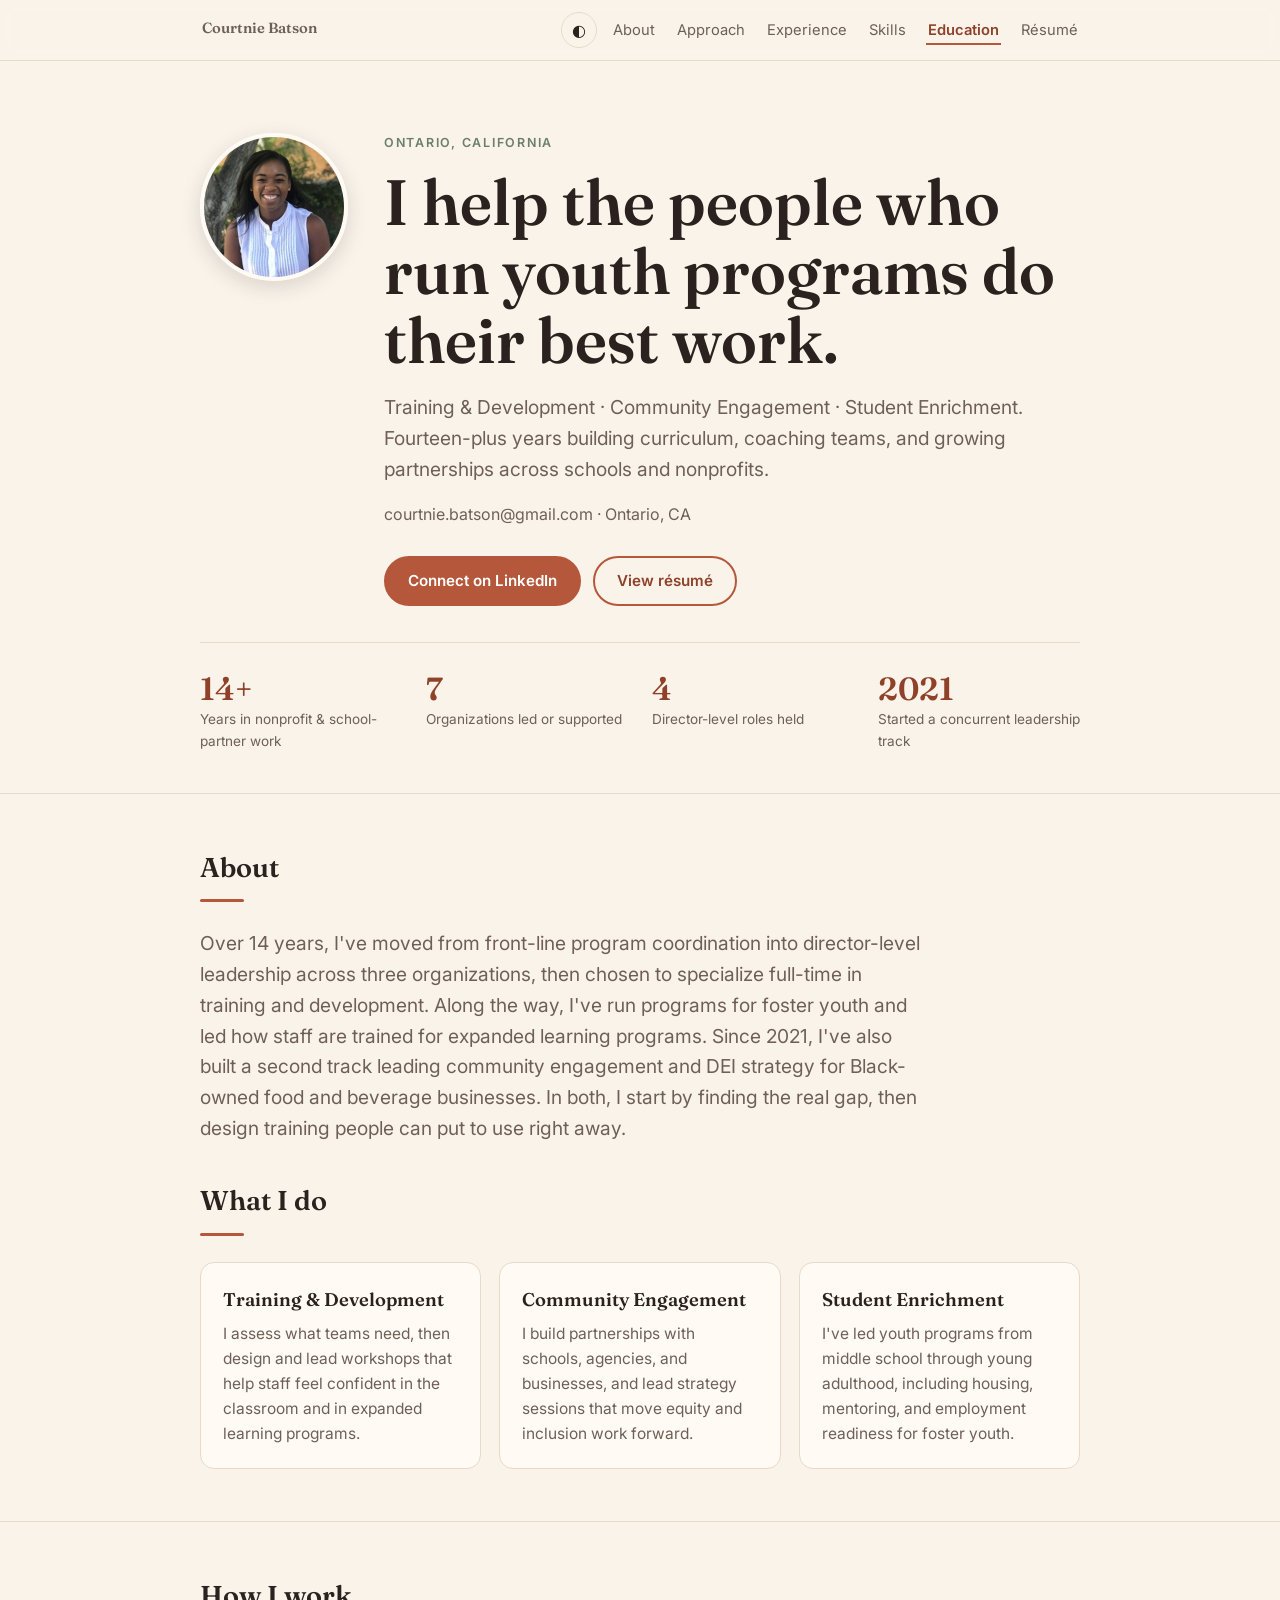
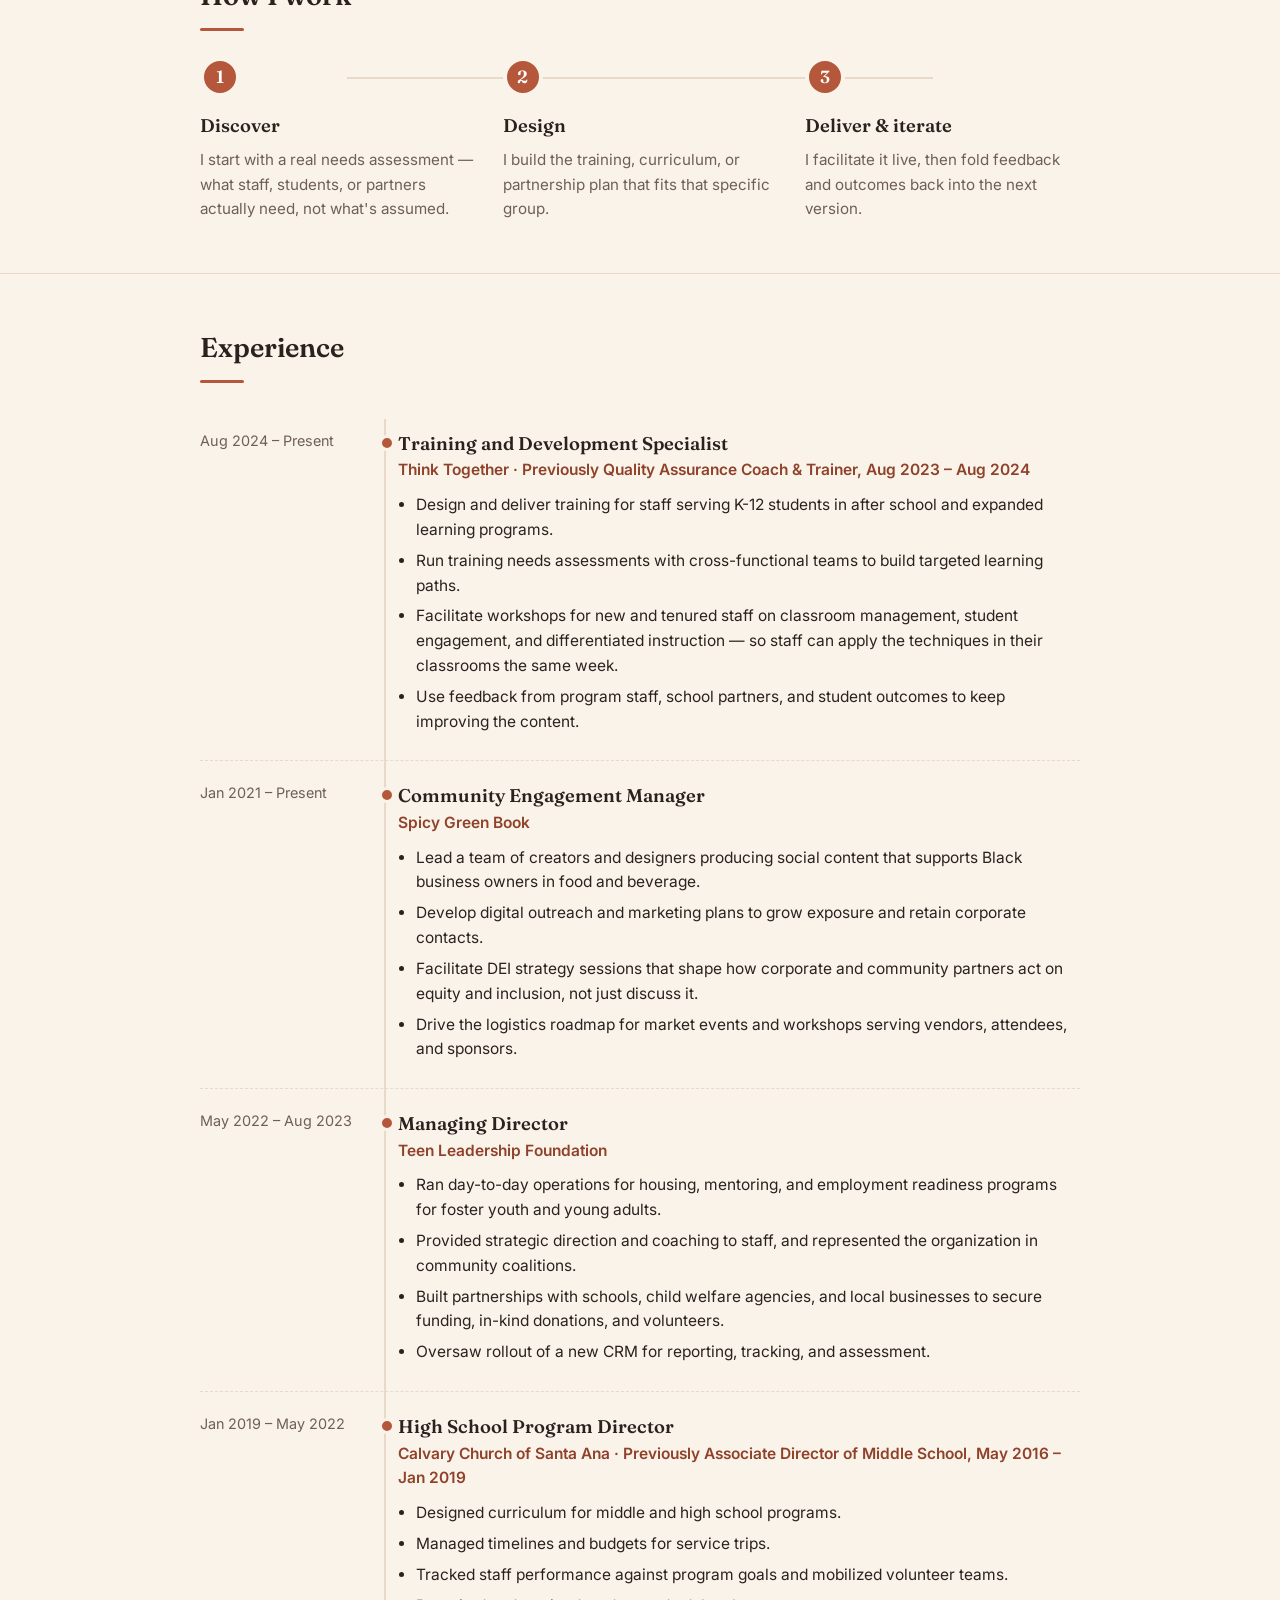
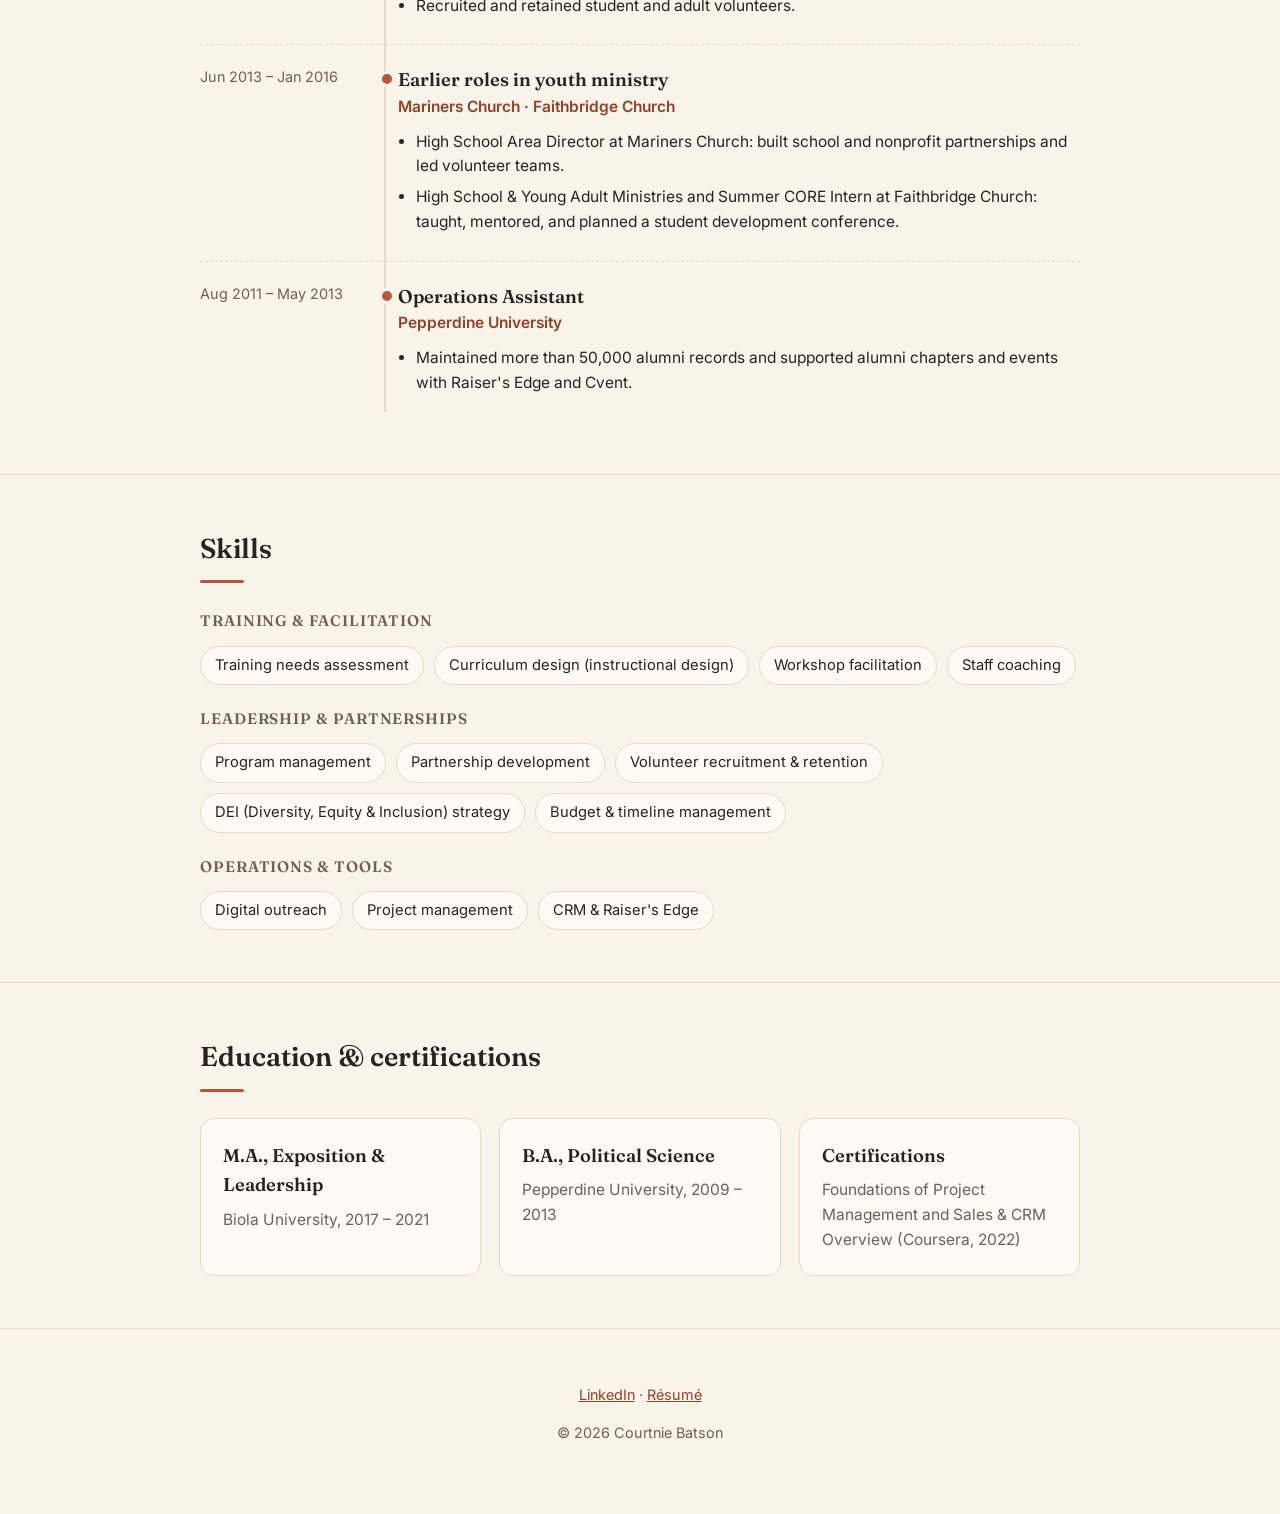
<file: index.html>
<!doctype html>
<html lang="en">
<head>
  <meta charset="utf-8">
  <meta name="viewport" content="width=device-width, initial-scale=1">
  <title>Courtnie Batson | Training &amp; Development · Community Engagement</title>
  <meta name="description" content="Courtnie Batson: training and development, community engagement, and student enrichment leader with 14+ years in nonprofit and youth-serving organizations.">
  <meta property="og:title" content="Courtnie Batson">
  <meta property="og:description" content="Training & Development · Community Engagement · Student Enrichment">
  <link rel="preconnect" href="https://fonts.googleapis.com">
  <link rel="preconnect" href="https://fonts.gstatic.com" crossorigin>
  <link href="https://fonts.googleapis.com/css2?family=Fraunces:wght@500;600&family=Inter:wght@400;500;600&display=swap" rel="stylesheet">
  <link rel="stylesheet" href="style.css">
  <link rel="icon" href="data:image/svg+xml,%3Csvg xmlns='http://www.w3.org/2000/svg' viewBox='0 0 100 100'%3E%3Crect width='100' height='100' rx='22' fill='%23b5573a'/%3E%3Ctext x='50' y='70' font-size='58' font-family='Georgia,serif' fill='white' text-anchor='middle'%3EC%3C/text%3E%3C/svg%3E">
  <meta name="theme-color" content="#b5573a">
</head>
<body>
  <a class="skip-link" href="#top">Skip to content</a>
  <div class="progress-bar" aria-hidden="true"></div>
  <header class="nav">
    <div class="wrap">
      <a class="brand" href="#top">Courtnie Batson</a>
      <nav>
        <button class="theme-toggle" aria-label="Toggle dark mode" title="Toggle dark mode">◐</button>
        <button class="nav-toggle" aria-expanded="false" aria-controls="nav-menu" aria-label="Toggle menu">
          <span></span><span></span><span></span>
        </button>
        <ul id="nav-menu">
          <li><a href="#about">About</a></li>
          <li><a href="#approach">Approach</a></li>
          <li><a href="#experience">Experience</a></li>
          <li><a href="#skills">Skills</a></li>
          <li><a href="#education">Education</a></li>
          <li><a href="resume.html">Résumé</a></li>
        </ul>
      </nav>
    </div>
  </header>

  <main id="top">
    <div class="wrap hero">
      <div class="hero-row">
        <img class="avatar" src="headshot.jpg" alt="Portrait of Courtnie Batson">
        <div class="hero-text">
          <p class="eyebrow">Ontario, California</p>
          <h1>I help the people who run youth programs do their best work.</h1>
          <p class="lede">Training &amp; Development · Community Engagement · Student Enrichment. Fourteen-plus years building curriculum, coaching teams, and growing partnerships across schools and nonprofits.</p>
          <p class="lede" style="font-size:1rem;margin-top:-10px;">courtnie.batson@gmail.com · Ontario, CA</p>
          <div class="btns">
            <a class="btn primary" href="https://www.linkedin.com/in/courtnie-batson/">Connect on LinkedIn</a>
            <a class="btn ghost" href="resume.html">View résumé</a>
          </div>
        </div>
      </div>
      <div class="stats" data-reveal>
        <div class="stat"><span class="stat-num">14+</span><span class="stat-label">Years in nonprofit &amp; school-partner work</span></div>
        <div class="stat"><span class="stat-num">7</span><span class="stat-label">Organizations led or supported</span></div>
        <div class="stat"><span class="stat-num">4</span><span class="stat-label">Director-level roles held</span></div>
        <div class="stat"><span class="stat-num">2021</span><span class="stat-label">Started a concurrent leadership track</span></div>
      </div>
    </div>

    <section id="about">
      <div class="wrap">
        <h2>About</h2>
        <p class="lede" style="max-width:720px;" data-reveal>Over 14 years, I've moved from front-line program coordination into director-level leadership across three organizations, then chosen to specialize full-time in training and development. Along the way, I've run programs for foster youth and led how staff are trained for expanded learning programs. Since 2021, I've also built a second track leading community engagement and DEI strategy for Black-owned food and beverage businesses. In both, I start by finding the real gap, then design training people can put to use right away.</p>
        <h2 style="margin-top:36px;">What I do</h2>
        <div class="pillars">
          <div class="card" data-reveal style="--i:0">
            <h3>Training &amp; Development</h3>
            <p>I assess what teams need, then design and lead workshops that help staff feel confident in the classroom and in expanded learning programs.</p>
          </div>
          <div class="card" data-reveal style="--i:1">
            <h3>Community Engagement</h3>
            <p>I build partnerships with schools, agencies, and businesses, and lead strategy sessions that move equity and inclusion work forward.</p>
          </div>
          <div class="card" data-reveal style="--i:2">
            <h3>Student Enrichment</h3>
            <p>I've led youth programs from middle school through young adulthood, including housing, mentoring, and employment readiness for foster youth.</p>
          </div>
        </div>
      </div>
    </section>

    <section id="approach">
      <div class="wrap">
        <h2>How I work</h2>
        <div class="process" data-reveal>
          <div class="step" style="--i:0">
            <span class="step-num">1</span>
            <h3>Discover</h3>
            <p>I start with a real needs assessment — what staff, students, or partners actually need, not what's assumed.</p>
          </div>
          <div class="step" style="--i:1">
            <span class="step-num">2</span>
            <h3>Design</h3>
            <p>I build the training, curriculum, or partnership plan that fits that specific group.</p>
          </div>
          <div class="step" style="--i:2">
            <span class="step-num">3</span>
            <h3>Deliver &amp; iterate</h3>
            <p>I facilitate it live, then fold feedback and outcomes back into the next version.</p>
          </div>
        </div>
      </div>
    </section>

    <section id="experience">
      <div class="wrap">
        <h2>Experience</h2>

        <div class="timeline" data-reveal>
        <article class="job">
          <div class="when">Aug 2024 – Present</div>
          <div>
            <h3>Training and Development Specialist</h3>
            <div class="org">Think Together · Previously Quality Assurance Coach &amp; Trainer, Aug 2023 – Aug 2024</div>
            <ul>
              <li>Design and deliver training for staff serving K-12 students in after school and expanded learning programs.</li>
              <li>Run training needs assessments with cross-functional teams to build targeted learning paths.</li>
              <li>Facilitate workshops for new and tenured staff on classroom management, student engagement, and differentiated instruction — so staff can apply the techniques in their classrooms the same week.</li>
              <li>Use feedback from program staff, school partners, and student outcomes to keep improving the content.</li>
            </ul>
          </div>
        </article>

        <article class="job">
          <div class="when">Jan 2021 – Present</div>
          <div>
            <h3>Community Engagement Manager</h3>
            <div class="org">Spicy Green Book</div>
            <ul>
              <li>Lead a team of creators and designers producing social content that supports Black business owners in food and beverage.</li>
              <li>Develop digital outreach and marketing plans to grow exposure and retain corporate contacts.</li>
              <li>Facilitate DEI strategy sessions that shape how corporate and community partners act on equity and inclusion, not just discuss it.</li>
              <li>Drive the logistics roadmap for market events and workshops serving vendors, attendees, and sponsors.</li>
            </ul>
          </div>
        </article>

        <article class="job">
          <div class="when">May 2022 – Aug 2023</div>
          <div>
            <h3>Managing Director</h3>
            <div class="org">Teen Leadership Foundation</div>
            <ul>
              <li>Ran day-to-day operations for housing, mentoring, and employment readiness programs for foster youth and young adults.</li>
              <li>Provided strategic direction and coaching to staff, and represented the organization in community coalitions.</li>
              <li>Built partnerships with schools, child welfare agencies, and local businesses to secure funding, in-kind donations, and volunteers.</li>
              <li>Oversaw rollout of a new CRM for reporting, tracking, and assessment.</li>
            </ul>
          </div>
        </article>

        <article class="job">
          <div class="when">Jan 2019 – May 2022</div>
          <div>
            <h3>High School Program Director</h3>
            <div class="org">Calvary Church of Santa Ana · Previously Associate Director of Middle School, May 2016 – Jan 2019</div>
            <ul>
              <li>Designed curriculum for middle and high school programs.</li>
              <li>Managed timelines and budgets for service trips.</li>
              <li>Tracked staff performance against program goals and mobilized volunteer teams.</li>
              <li>Recruited and retained student and adult volunteers.</li>
            </ul>
          </div>
        </article>

        <article class="job">
          <div class="when">Jun 2013 – Jan 2016</div>
          <div>
            <h3>Earlier roles in youth ministry</h3>
            <div class="org">Mariners Church · Faithbridge Church</div>
            <ul>
              <li>High School Area Director at Mariners Church: built school and nonprofit partnerships and led volunteer teams.</li>
              <li>High School &amp; Young Adult Ministries and Summer CORE Intern at Faithbridge Church: taught, mentored, and planned a student development conference.</li>
            </ul>
          </div>
        </article>

        <article class="job">
          <div class="when">Aug 2011 – May 2013</div>
          <div>
            <h3>Operations Assistant</h3>
            <div class="org">Pepperdine University</div>
            <ul>
              <li>Maintained more than 50,000 alumni records and supported alumni chapters and events with Raiser's Edge and Cvent.</li>
            </ul>
          </div>
        </article>
        </div>
      </div>
    </section>

    <section id="skills">
      <div class="wrap">
        <h2>Skills</h2>
        <div class="skill-group" data-reveal style="--i:0">
          <h3>Training &amp; Facilitation</h3>
          <ul class="tags">
            <li>Training needs assessment</li>
            <li>Curriculum design (instructional design)</li>
            <li>Workshop facilitation</li>
            <li>Staff coaching</li>
          </ul>
        </div>
        <div class="skill-group" data-reveal style="--i:1">
          <h3>Leadership &amp; Partnerships</h3>
          <ul class="tags">
            <li>Program management</li>
            <li>Partnership development</li>
            <li>Volunteer recruitment &amp; retention</li>
            <li>DEI (Diversity, Equity &amp; Inclusion) strategy</li>
            <li>Budget &amp; timeline management</li>
          </ul>
        </div>
        <div class="skill-group" data-reveal style="--i:2">
          <h3>Operations &amp; Tools</h3>
          <ul class="tags">
            <li>Digital outreach</li>
            <li>Project management</li>
            <li>CRM &amp; Raiser's Edge</li>
          </ul>
        </div>
      </div>
    </section>

    <section id="education">
      <div class="wrap">
        <h2>Education &amp; certifications</h2>
        <div class="edu">
          <div class="card" data-reveal style="--i:0">
            <h3>M.A., Exposition &amp; Leadership</h3>
            <p>Biola University, 2017 – 2021</p>
          </div>
          <div class="card" data-reveal style="--i:1">
            <h3>B.A., Political Science</h3>
            <p>Pepperdine University, 2009 – 2013</p>
          </div>
          <div class="card" data-reveal style="--i:2">
            <h3>Certifications</h3>
            <p>Foundations of Project Management and Sales &amp; CRM Overview (Coursera, 2022)</p>
          </div>
        </div>
      </div>
    </section>
  </main>

  <footer>
    <div class="wrap">
      <p><a href="https://www.linkedin.com/in/courtnie-batson/">LinkedIn</a> · <a href="resume.html">Résumé</a></p>
      <p>© 2026 Courtnie Batson</p>
    </div>
  </footer>

  <button class="to-top" aria-label="Back to top" title="Back to top">↑</button>
  <script src="app.js" defer></script>
</body>
</html>
</file>
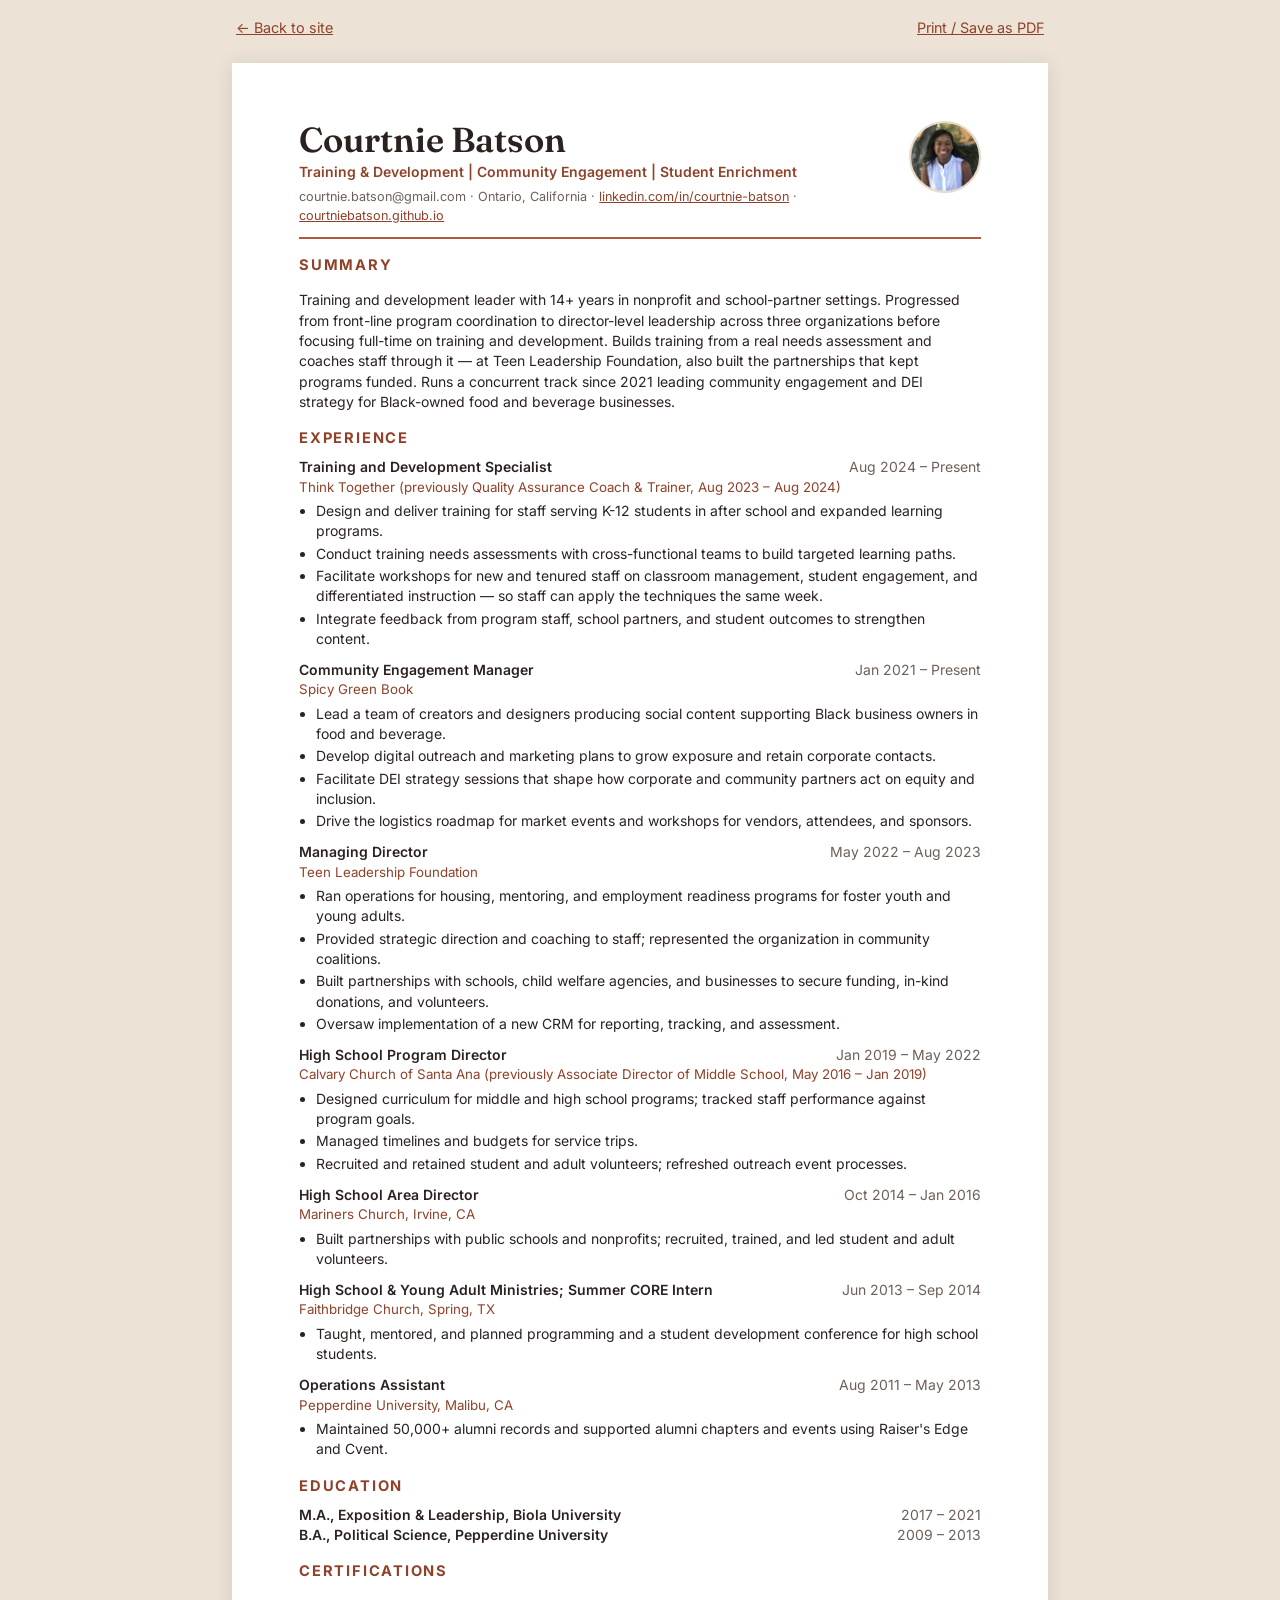
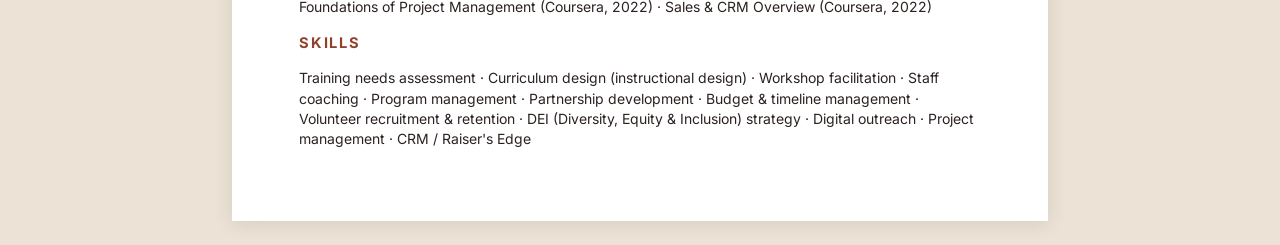
<file: resume.html>
<!doctype html>
<html lang="en">
<head>
  <meta charset="utf-8">
  <meta name="viewport" content="width=device-width, initial-scale=1">
  <title>Courtnie Batson | Résumé</title>
  <meta name="description" content="Résumé of Courtnie Batson: Training & Development, Community Engagement, Student Enrichment.">
  <link rel="preconnect" href="https://fonts.googleapis.com">
  <link rel="preconnect" href="https://fonts.gstatic.com" crossorigin>
  <link href="https://fonts.googleapis.com/css2?family=Fraunces:wght@500;600&family=Inter:wght@400;500;600;700&display=swap" rel="stylesheet">
  <link rel="stylesheet" href="style.css">
  <link rel="icon" href="data:image/svg+xml,%3Csvg xmlns='http://www.w3.org/2000/svg' viewBox='0 0 100 100'%3E%3Crect width='100' height='100' rx='22' fill='%23b5573a'/%3E%3Ctext x='50' y='70' font-size='58' font-family='Georgia,serif' fill='white' text-anchor='middle'%3EC%3C/text%3E%3C/svg%3E">
  <meta name="theme-color" content="#b5573a">
</head>
<body class="resume">
  <div class="toolbar">
    <a href="index.html">← Back to site</a>
    <a href="#" onclick="window.print();return false;">Print / Save as PDF</a>
  </div>

  <main class="sheet">
    <img class="resume-avatar" src="headshot.jpg" alt="Portrait of Courtnie Batson">
    <h1>Courtnie Batson</h1>
    <p class="headline">Training &amp; Development | Community Engagement | Student Enrichment</p>
    <p class="contact">courtnie.batson@gmail.com · Ontario, California · <a href="https://www.linkedin.com/in/courtnie-batson/">linkedin.com/in/courtnie-batson</a> · <a href="https://courtniebatson.github.io">courtniebatson.github.io</a></p>

    <h2>Summary</h2>
    <p>Training and development leader with 14+ years in nonprofit and school-partner settings. Progressed from front-line program coordination to director-level leadership across three organizations before focusing full-time on training and development. Builds training from a real needs assessment and coaches staff through it — at Teen Leadership Foundation, also built the partnerships that kept programs funded. Runs a concurrent track since 2021 leading community engagement and DEI strategy for Black-owned food and beverage businesses.</p>

    <h2>Experience</h2>

    <div class="rjob">
      <div class="rhead"><span>Training and Development Specialist</span><span>Aug 2024 – Present</span></div>
      <div class="rorg">Think Together (previously Quality Assurance Coach &amp; Trainer, Aug 2023 – Aug 2024)</div>
      <ul>
        <li>Design and deliver training for staff serving K-12 students in after school and expanded learning programs.</li>
        <li>Conduct training needs assessments with cross-functional teams to build targeted learning paths.</li>
        <li>Facilitate workshops for new and tenured staff on classroom management, student engagement, and differentiated instruction — so staff can apply the techniques the same week.</li>
        <li>Integrate feedback from program staff, school partners, and student outcomes to strengthen content.</li>
      </ul>
    </div>

    <div class="rjob">
      <div class="rhead"><span>Community Engagement Manager</span><span>Jan 2021 – Present</span></div>
      <div class="rorg">Spicy Green Book</div>
      <ul>
        <li>Lead a team of creators and designers producing social content supporting Black business owners in food and beverage.</li>
        <li>Develop digital outreach and marketing plans to grow exposure and retain corporate contacts.</li>
        <li>Facilitate DEI strategy sessions that shape how corporate and community partners act on equity and inclusion.</li>
        <li>Drive the logistics roadmap for market events and workshops for vendors, attendees, and sponsors.</li>
      </ul>
    </div>

    <div class="rjob">
      <div class="rhead"><span>Managing Director</span><span>May 2022 – Aug 2023</span></div>
      <div class="rorg">Teen Leadership Foundation</div>
      <ul>
        <li>Ran operations for housing, mentoring, and employment readiness programs for foster youth and young adults.</li>
        <li>Provided strategic direction and coaching to staff; represented the organization in community coalitions.</li>
        <li>Built partnerships with schools, child welfare agencies, and businesses to secure funding, in-kind donations, and volunteers.</li>
        <li>Oversaw implementation of a new CRM for reporting, tracking, and assessment.</li>
      </ul>
    </div>

    <div class="rjob">
      <div class="rhead"><span>High School Program Director</span><span>Jan 2019 – May 2022</span></div>
      <div class="rorg">Calvary Church of Santa Ana (previously Associate Director of Middle School, May 2016 – Jan 2019)</div>
      <ul>
        <li>Designed curriculum for middle and high school programs; tracked staff performance against program goals.</li>
        <li>Managed timelines and budgets for service trips.</li>
        <li>Recruited and retained student and adult volunteers; refreshed outreach event processes.</li>
      </ul>
    </div>

    <div class="rjob">
      <div class="rhead"><span>High School Area Director</span><span>Oct 2014 – Jan 2016</span></div>
      <div class="rorg">Mariners Church, Irvine, CA</div>
      <ul>
        <li>Built partnerships with public schools and nonprofits; recruited, trained, and led student and adult volunteers.</li>
      </ul>
    </div>

    <div class="rjob">
      <div class="rhead"><span>High School &amp; Young Adult Ministries; Summer CORE Intern</span><span>Jun 2013 – Sep 2014</span></div>
      <div class="rorg">Faithbridge Church, Spring, TX</div>
      <ul>
        <li>Taught, mentored, and planned programming and a student development conference for high school students.</li>
      </ul>
    </div>

    <div class="rjob">
      <div class="rhead"><span>Operations Assistant</span><span>Aug 2011 – May 2013</span></div>
      <div class="rorg">Pepperdine University, Malibu, CA</div>
      <ul>
        <li>Maintained 50,000+ alumni records and supported alumni chapters and events using Raiser's Edge and Cvent.</li>
      </ul>
    </div>

    <h2>Education</h2>
    <div class="rjob">
      <div class="rhead"><span>M.A., Exposition &amp; Leadership, Biola University</span><span>2017 – 2021</span></div>
      <div class="rhead"><span>B.A., Political Science, Pepperdine University</span><span>2009 – 2013</span></div>
    </div>

    <h2>Certifications</h2>
    <p>Foundations of Project Management (Coursera, 2022) · Sales &amp; CRM Overview (Coursera, 2022)</p>

    <h2>Skills</h2>
    <p class="skills">Training needs assessment · Curriculum design (instructional design) · Workshop facilitation · Staff coaching · Program management · Partnership development · Budget &amp; timeline management · Volunteer recruitment &amp; retention · DEI (Diversity, Equity &amp; Inclusion) strategy · Digital outreach · Project management · CRM / Raiser's Edge</p>
  </main>
</body>
</html>
</file>
<file: style.css>
:root {
  --cream: #faf3ea;
  --paper: #fffaf4;
  --terracotta: #b5573a;
  --terracotta-dark: #8f4229;
  --sage: #6b7f6a;
  --ink: #2b2220;
  --muted: #6e6059;
  --line: #e8d9c8;
  --serif: "Fraunces", Georgia, "Times New Roman", serif;
  --sans: "Inter", system-ui, -apple-system, "Segoe UI", sans-serif;
  --cream-rgb: 250, 243, 234;
  color-scheme: light;
}
@media (prefers-color-scheme: dark) {
  /* data-theme is set on <html>, not <body> — must check it there, or the
     light-mode override (toggling back to light while the OS prefers dark)
     silently does nothing. :not(.resume) — the résumé's printable sheet
     hardcodes white paper; letting it pick up dark ink-on-cream vars would
     make the text unreadable. */
  html:not([data-theme="light"]) body:not(.resume) {
    --cream: #1d1815; --paper: #262019; --ink: #f2ebe3; --muted: #b7a99b;
    --line: #3c332b; --terracotta: #e2886a; --terracotta-dark: #efa488; --sage: #9bb598;
    --cream-rgb: 29, 24, 21;
    color-scheme: dark;
  }
}
:root[data-theme="dark"] {
  --cream: #1d1815; --paper: #262019; --ink: #f2ebe3; --muted: #b7a99b;
  --line: #3c332b; --terracotta: #e2886a; --terracotta-dark: #efa488; --sage: #9bb598;
  --cream-rgb: 29, 24, 21;
  color-scheme: dark;
}
.theme-toggle { background: none; border: 1px solid var(--line); border-radius: 999px; width: 36px; height: 36px; cursor: pointer; display: flex; align-items: center; justify-content: center; font-size: 1rem; color: var(--ink); }
.theme-toggle:hover { border-color: var(--terracotta); }

* { box-sizing: border-box; }
html { scroll-behavior: smooth; }
body {
  margin: 0;
  background: var(--cream);
  color: var(--ink);
  font-family: var(--sans);
  line-height: 1.6;
  -webkit-font-smoothing: antialiased;
  transition: background-color .2s ease, color .2s ease;
}
a { color: var(--terracotta-dark); }
a:hover { color: var(--terracotta); }
.wrap { max-width: 920px; margin: 0 auto; padding: 0 20px; }

.skip-link { position: absolute; left: -9999px; top: 0; background: var(--terracotta); color: #fff; padding: 10px 18px; border-radius: 0 0 8px 0; z-index: 200; text-decoration: none; font-size: 0.9rem; }
.skip-link:focus { left: 0; }

/* Scroll progress */
.progress-bar { position: fixed; top: 0; left: 0; height: 3px; width: 0%; background: var(--terracotta); z-index: 60; }

/* Nav */
.nav { position: sticky; top: 0; background: rgba(var(--cream-rgb), 0.92); backdrop-filter: blur(6px); border-bottom: 1px solid var(--line); z-index: 50; transition: background-color .2s ease; }
.nav .wrap { display: flex; justify-content: space-between; align-items: center; padding-top: 12px; padding-bottom: 12px; gap: 12px; }
.nav nav { display: flex; align-items: center; gap: 14px; }
.brand { font-family: var(--serif); font-weight: 600; text-decoration: none; color: var(--ink); }
.nav ul { list-style: none; display: flex; gap: 18px; margin: 0; padding: 0; flex-wrap: wrap; }
.nav a { text-decoration: none; font-size: 0.92rem; color: var(--muted); padding: 4px 2px; border-bottom: 2px solid transparent; transition: color .15s ease, border-color .15s ease; }
.nav a:hover { color: var(--terracotta); }
.nav a.active { color: var(--terracotta-dark); border-color: var(--terracotta); font-weight: 600; }
.nav-toggle { display: none; flex-direction: column; justify-content: center; gap: 5px; width: 36px; height: 36px; background: none; border: none; cursor: pointer; padding: 0; }
.nav-toggle span { display: block; width: 22px; height: 2px; background: var(--ink); border-radius: 1px; transition: transform .2s ease, opacity .2s ease; }
.nav-toggle[aria-expanded="true"] span:nth-child(1) { transform: translateY(7px) rotate(45deg); }
.nav-toggle[aria-expanded="true"] span:nth-child(2) { opacity: 0; }
.nav-toggle[aria-expanded="true"] span:nth-child(3) { transform: translateY(-7px) rotate(-45deg); }

/* Scroll-reveal (progressive enhancement; see app.js for .motion-ok) */
[data-reveal] { opacity: 1; transform: none; }
.motion-ok [data-reveal] {
  opacity: 0; transform: translateY(16px);
  transition: opacity .6s ease, transform .6s ease;
  transition-delay: calc(var(--i, 0) * 70ms);
}
.motion-ok [data-reveal].in-view { opacity: 1; transform: none; }

/* Back to top */
.to-top { position: fixed; right: 20px; bottom: 20px; width: 44px; height: 44px; border-radius: 50%; background: var(--terracotta); color: #fff; border: none; display: flex; align-items: center; justify-content: center; font-size: 1.1rem; cursor: pointer; box-shadow: 0 4px 14px rgba(43,34,32,.25); opacity: 0; pointer-events: none; transition: opacity .2s ease, transform .2s ease; z-index: 40; }
.to-top.visible { opacity: 1; pointer-events: auto; }
.to-top:hover { transform: translateY(-2px); background: var(--terracotta-dark); }

/* Hero */
.hero { padding-top: 72px; padding-bottom: 40px; }
.hero-row { display: flex; align-items: flex-start; gap: 36px; flex-wrap: wrap; }
.hero-text { flex: 1 1 420px; min-width: 0; }
.avatar { width: 148px; height: 148px; border-radius: 50%; object-fit: cover; border: 4px solid var(--paper); box-shadow: 0 6px 20px rgba(43, 34, 32, 0.15); flex-shrink: 0; }
.resume-avatar { width: 72px; height: 72px; border-radius: 50%; object-fit: cover; float: right; margin-left: 14px; border: 2px solid var(--line); }

.motion-ok .avatar,
.motion-ok .hero-text > * { opacity: 0; animation: heroUp .7s ease forwards; }
.motion-ok .avatar { animation-delay: .05s; }
.motion-ok .hero-text > *:nth-child(1) { animation-delay: .12s; }
.motion-ok .hero-text > *:nth-child(2) { animation-delay: .2s; }
.motion-ok .hero-text > *:nth-child(3) { animation-delay: .28s; }
.motion-ok .hero-text > *:nth-child(4) { animation-delay: .34s; }
.motion-ok .hero-text > *:nth-child(5) { animation-delay: .4s; }
@keyframes heroUp { from { opacity: 0; transform: translateY(14px); } to { opacity: 1; transform: none; } }

/* Stats strip */
.stats { display: grid; grid-template-columns: repeat(auto-fit, minmax(150px, 1fr)); gap: 18px 24px; margin-top: 36px; padding-top: 30px; border-top: 1px solid var(--line); }
.stat-num { display: block; font-family: var(--serif); font-size: 2rem; font-weight: 600; color: var(--terracotta-dark); line-height: 1; }
.stat-label { font-size: 0.85rem; color: var(--muted); margin-top: 4px; display: block; }
.eyebrow { text-transform: uppercase; letter-spacing: 0.14em; font-size: 0.78rem; color: var(--sage); font-weight: 600; margin: 0 0 14px; }
h1 { font-family: var(--serif); font-size: clamp(2.4rem, 7vw, 4rem); line-height: 1.08; margin: 0 0 18px; font-weight: 600; }
.lede { font-size: 1.2rem; max-width: 640px; color: var(--muted); margin: 0 0 28px; }
.btns { display: flex; gap: 12px; flex-wrap: wrap; }
.btn { display: inline-block; padding: 11px 22px; border-radius: 999px; text-decoration: none; font-weight: 600; font-size: 0.95rem; border: 2px solid var(--terracotta); }
.btn.primary { background: var(--terracotta); color: #fff; }
.btn.primary:hover { background: var(--terracotta-dark); border-color: var(--terracotta-dark); color: #fff; }
.btn.ghost { color: var(--terracotta-dark); }
.btn.ghost:hover { background: var(--terracotta); color: #fff; }

/* Sections */
section { padding: 52px 0; border-top: 1px solid var(--line); }
h2 { font-family: var(--serif); font-size: 1.7rem; margin: 0 0 26px; font-weight: 600; }
h2::after { content: ""; display: block; width: 44px; height: 3px; background: var(--terracotta); margin-top: 10px; border-radius: 2px; }
h3 { font-family: var(--serif); font-size: 1.15rem; margin: 0; font-weight: 600; }

.pillars { display: grid; grid-template-columns: repeat(auto-fit, minmax(240px, 1fr)); gap: 18px; }
.card { background: var(--paper); border: 1px solid var(--line); border-radius: 14px; padding: 22px; }
.card p { margin: 8px 0 0; color: var(--muted); font-size: 0.97rem; }

/* Timeline */
.timeline { position: relative; }
.timeline::before { content: ""; position: absolute; left: 184px; top: 10px; bottom: 10px; width: 2px; background: var(--line); }
.job { display: grid; grid-template-columns: 170px 1fr; gap: 8px 28px; padding: 20px 0; border-bottom: 1px dashed var(--line); position: relative; transition: transform .2s ease; }
.job:last-child { border-bottom: 0; }
.job::before { content: ""; position: absolute; left: 179px; top: 26px; width: 10px; height: 10px; border-radius: 50%; background: var(--terracotta); border: 3px solid var(--cream); z-index: 2; }
.job:hover { transform: translateX(2px); }
.job:hover .when { color: var(--terracotta-dark); }
.when { color: var(--muted); font-size: 0.9rem; transition: color .15s ease; }
.org { color: var(--terracotta-dark); font-weight: 600; font-size: 0.97rem; }
.job ul { margin: 10px 0 0; padding-left: 18px; }
.job li { margin-bottom: 6px; font-size: 0.97rem; }

.process { display: grid; grid-template-columns: repeat(3, 1fr); gap: 28px; position: relative; }
.process::before { content: ""; position: absolute; top: 20px; left: calc(100% / 6); right: calc(100% / 6); height: 2px; background: var(--line); z-index: 0; }
.step { position: relative; z-index: 1; }
.step-num { display: flex; align-items: center; justify-content: center; width: 40px; height: 40px; border-radius: 50%; background: var(--terracotta); color: #fff; font-family: var(--serif); font-weight: 600; font-size: 1.1rem; margin-bottom: 14px; border: 4px solid var(--cream); }
.step h3 { margin-bottom: 8px; }
.step p { color: var(--muted); font-size: 0.95rem; margin: 0; }
@media (max-width: 760px) {
  .process { grid-template-columns: 1fr; gap: 24px; }
  .process::before { display: none; }
}

.skill-group { margin-bottom: 22px; }
.skill-group:last-child { margin-bottom: 0; }
.skill-group h3 { font-size: 0.95rem; color: var(--muted); font-weight: 600; margin-bottom: 12px; text-transform: uppercase; letter-spacing: .06em; }
.tags { list-style: none; padding: 0; margin: 0; display: flex; flex-wrap: wrap; gap: 10px; }
.tags li { background: var(--paper); border: 1px solid var(--line); padding: 7px 14px; border-radius: 999px; font-size: 0.92rem; transition: border-color .15s ease, transform .15s ease; }
.tags li:hover { border-color: var(--terracotta); transform: translateY(-1px); }

.edu { display: grid; grid-template-columns: repeat(auto-fit, minmax(260px, 1fr)); gap: 18px; }

footer { padding: 40px 0 56px; border-top: 1px solid var(--line); color: var(--muted); font-size: 0.9rem; text-align: center; }

@media (max-width: 640px) {
  .hero { padding-top: 40px; padding-bottom: 28px; }
  .avatar { width: 108px; height: 108px; }
  .job { grid-template-columns: 1fr; gap: 4px; }
  .timeline::before, .job::before { display: none; }
  .nav ul { gap: 14px; }
  .stats { grid-template-columns: repeat(2, 1fr); }
}

@media (max-width: 760px) {
  .nav-toggle { display: flex; }
  .nav ul {
    display: none;
    position: absolute; top: 100%; left: 0; right: 0;
    flex-direction: column; gap: 0;
    background: var(--paper); border-bottom: 1px solid var(--line);
    padding: 8px 20px 16px;
  }
  .nav ul.open { display: flex; }
  .nav ul li { padding: 10px 0; border-bottom: 1px solid var(--line); }
  .nav ul li:last-child { border-bottom: 0; }
  .nav a { font-size: 1rem; display: block; }
}

/* ---------- Résumé page ---------- */
body.resume { background: #ece3d6; }
.sheet { max-width: 8.5in; margin: 24px auto; background: #fff; padding: 0.6in 0.7in; box-shadow: 0 2px 18px rgba(43, 34, 32, 0.12); font-size: 10.5pt; line-height: 1.45; }
.sheet h1 { font-size: 26pt; margin: 0; }
.sheet .headline { color: var(--terracotta-dark); font-weight: 600; margin: 4px 0 6px; }
.sheet .contact { color: var(--muted); font-size: 9.5pt; margin: 0 0 14px; padding-bottom: 12px; border-bottom: 2px solid var(--terracotta); }
.sheet h2 { font-size: 11pt; text-transform: uppercase; letter-spacing: 0.12em; margin: 16px 0 8px; color: var(--terracotta-dark); font-family: var(--sans); font-weight: 700; }
.sheet h2::after { display: none; }
.sheet .rjob { margin-bottom: 11px; break-inside: avoid; }
.sheet .rhead { display: flex; justify-content: space-between; gap: 12px; font-weight: 600; }
.sheet .rhead span:last-child { font-weight: 400; color: var(--muted); white-space: nowrap; }
.sheet .rorg { color: var(--terracotta-dark); font-size: 10pt; }
.sheet ul { margin: 4px 0 0; padding-left: 17px; }
.sheet li { margin-bottom: 2px; }
.sheet .skills { color: var(--ink); }
.toolbar { max-width: 8.5in; margin: 16px auto 0; padding: 0 4px; display: flex; justify-content: space-between; font-size: 0.9rem; }

@media (max-width: 640px) {
  .sheet { padding: 24px 18px; margin: 12px; }
  .sheet .rhead { flex-direction: column; gap: 0; }
}

@media print {
  @page { size: letter; margin: 0.5in; }
  body, body.resume { background: #fff; }
  .toolbar { display: none; }
  .sheet { box-shadow: none; margin: 0; padding: 0; max-width: none; }
  a { color: inherit; text-decoration: none; }
}
</file>
